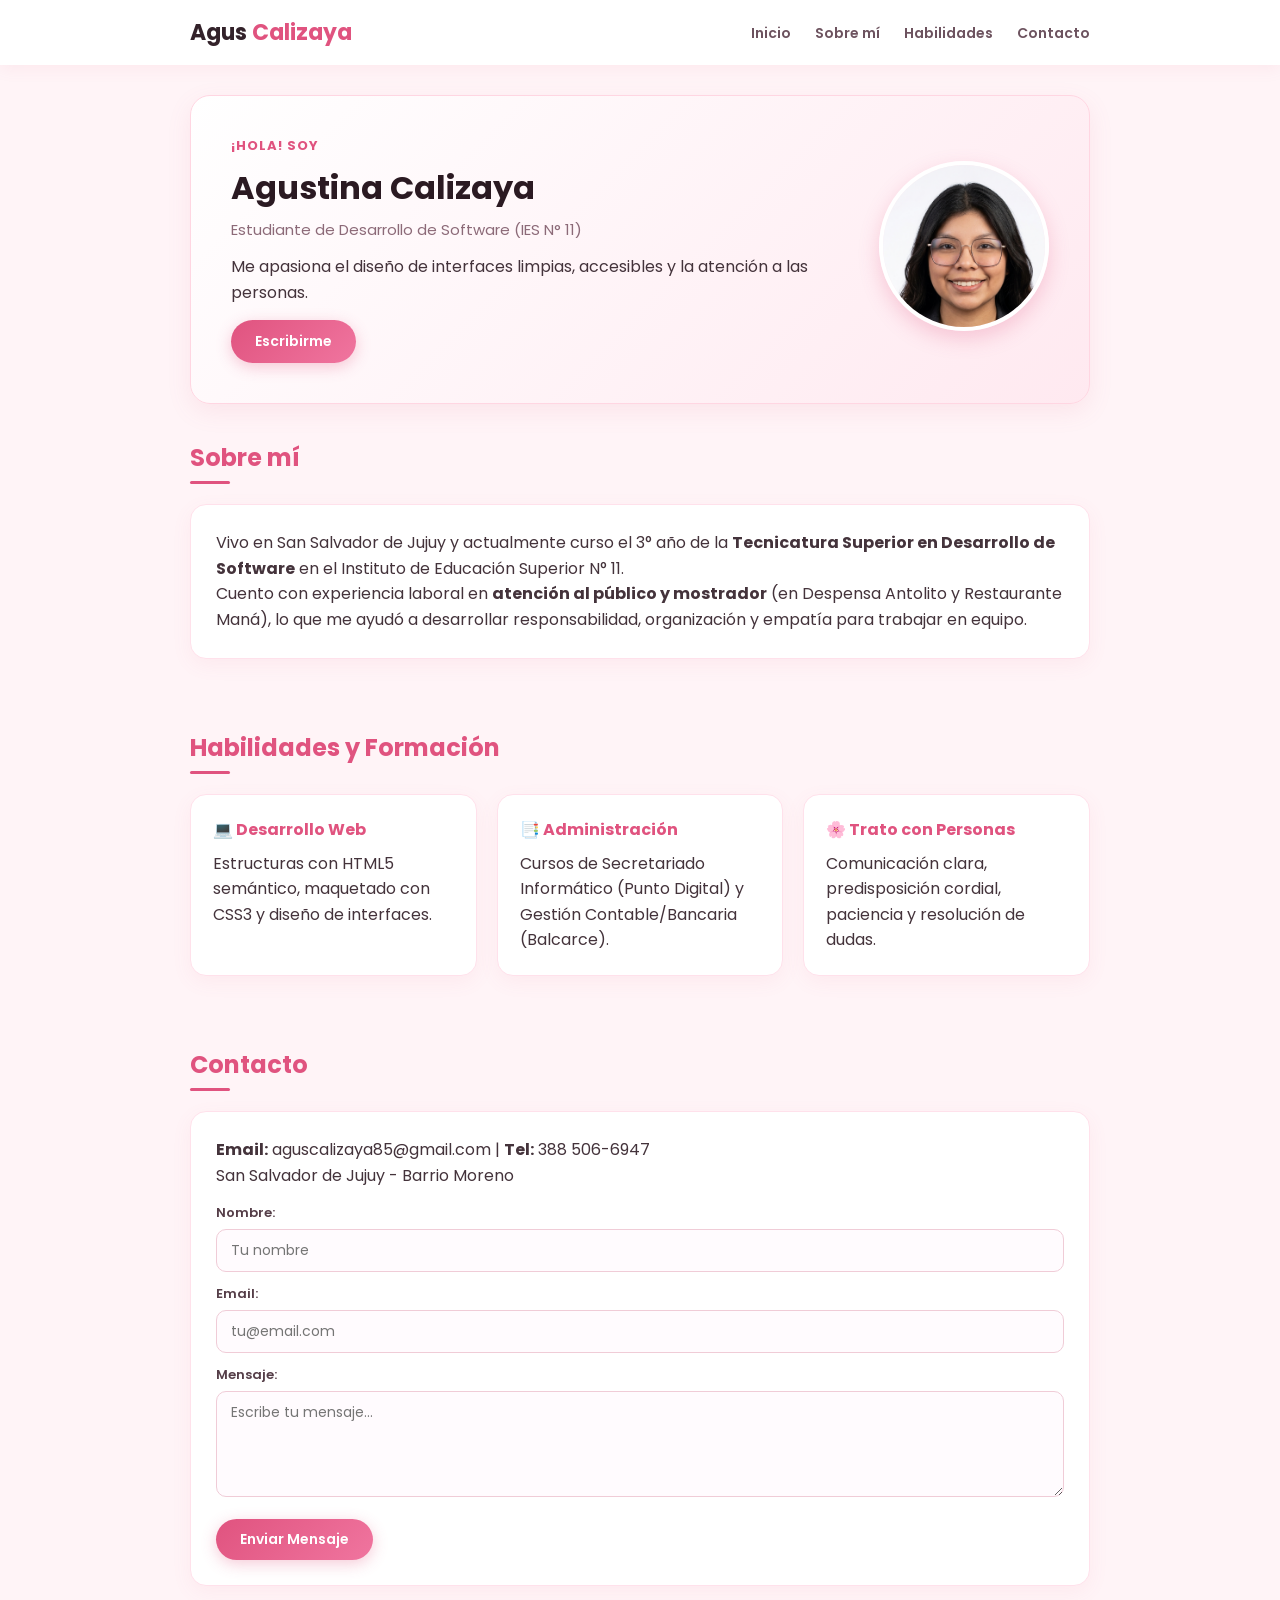
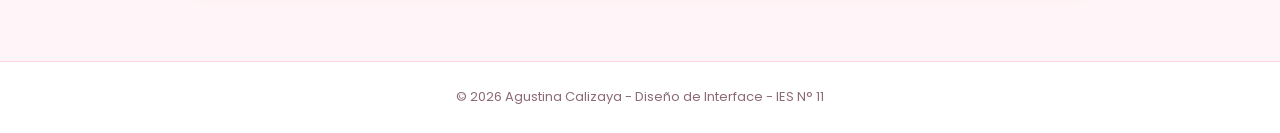
<file: TP2/index.html>
<!DOCTYPE html>
<html lang="es">
<head>
    <meta charset="UTF-8">
    <meta name="viewport" content="width=device-width, initial-scale=1.0">
    <title>Perfil - Agustina Calizaya</title>
    <link rel="stylesheet" href="estilos.css">
</head>
<body>

    <!-- Encabezado con logo y menú -->
    <header>
        <div class="contenedor">
            <h1 class="logo">Agus <span>Calizaya</span></h1>
            <nav>
                <a href="#inicio">Inicio</a>
                <a href="#sobre-mi">Sobre mí</a>
                <a href="#habilidades">Habilidades</a>
                <a href="#contacto">Contacto</a>
            </nav>
        </div>
    </header>

    <!-- Contenido principal -->
    <main class="contenedor">

        <!-- Sección 1: Presentación / Hero -->
        <section id="inicio" class="hero">
            <div class="hero-texto">
                <p class="saludo">¡Hola! Soy</p>
                <h2>Agustina Calizaya</h2>
                <p class="subtitulo">Estudiante de Desarrollo de Software (IES N° 11)</p>
                <p>Me apasiona el diseño de interfaces limpias, accesibles y la atención a las personas.</p>
                <a href="#contacto" class="btn">Escribirme</a>
            </div>
          <div class="hero-foto">
                <!-- Si está dentro de la carpeta 'imagenes': -->
                <img src="perfil.png" alt="Foto de perfil de Agustina Calizaya">
                <!-- Nota: Si tu imagen es .png, cámbiale la extensión a imagenes/perfil.png.
                     Si la pusiste suelta junto al index.html, usa src="perfil.jpg" -->
            </div>
        </section>

        <!-- Sección 2: Sobre mí -->
        <section id="sobre-mi" class="seccion">
            <h2>Sobre mí</h2>
            <div class="tarjeta">
                <p>
                    Vivo en San Salvador de Jujuy y actualmente curso el 3° año de la <strong>Tecnicatura Superior en Desarrollo de Software</strong> en el Instituto de Educación Superior N° 11.
                </p>
                <p>
                    Cuento con experiencia laboral en <strong>atención al público y mostrador</strong> (en Despensa Antolito y Restaurante Maná), lo que me ayudó a desarrollar responsabilidad, organización y empatía para trabajar en equipo.
                </p>
            </div>
        </section>

        <!-- Sección 3: Habilidades y Formación -->
        <section id="habilidades" class="seccion">
            <h2>Habilidades y Formación</h2>
            <div class="grilla-habilidades">
                <article class="tarjeta-corta">
                    <h3>💻 Desarrollo Web</h3>
                    <p>Estructuras con HTML5 semántico, maquetado con CSS3 y diseño de interfaces.</p>
                </article>

                <article class="tarjeta-corta">
                    <h3>📑 Administración</h3>
                    <p>Cursos de Secretariado Informático (Punto Digital) y Gestión Contable/Bancaria (Balcarce).</p>
                </article>

                <article class="tarjeta-corta">
                    <h3>🌸 Trato con Personas</h3>
                    <p>Comunicación clara, predisposición cordial, paciencia y resolución de dudas.</p>
                </article>
            </div>
        </section>

        <!-- Sección 4: Contacto con formulario simple -->
        <section id="contacto" class="seccion">
            <h2>Contacto</h2>
            <div class="contacto-caja">
                <p><strong>Email:</strong> aguscalizaya85@gmail.com | <strong>Tel:</strong> 388 506-6947</p>
                <p>San Salvador de Jujuy - Barrio Moreno</p>

                <form class="formulario">
                    <label for="nombre">Nombre:</label>
                    <input type="text" id="nombre" name="nombre" required placeholder="Tu nombre">

                    <label for="email">Email:</label>
                    <input type="email" id="email" name="email" required placeholder="tu@email.com">

                    <label for="mensaje">Mensaje:</label>
                    <textarea id="mensaje" name="mensaje" rows="4" required placeholder="Escribe tu mensaje..."></textarea>

                    <button type="submit" class="btn">Enviar Mensaje</button>
                </form>
            </div>
        </section>

    </main>

    <!-- Pie de página -->
    <footer>
        <p>&copy; 2026 Agustina Calizaya - Diseño de Interface - IES N° 11</p>
    </footer>

</body>
</html>
</file>
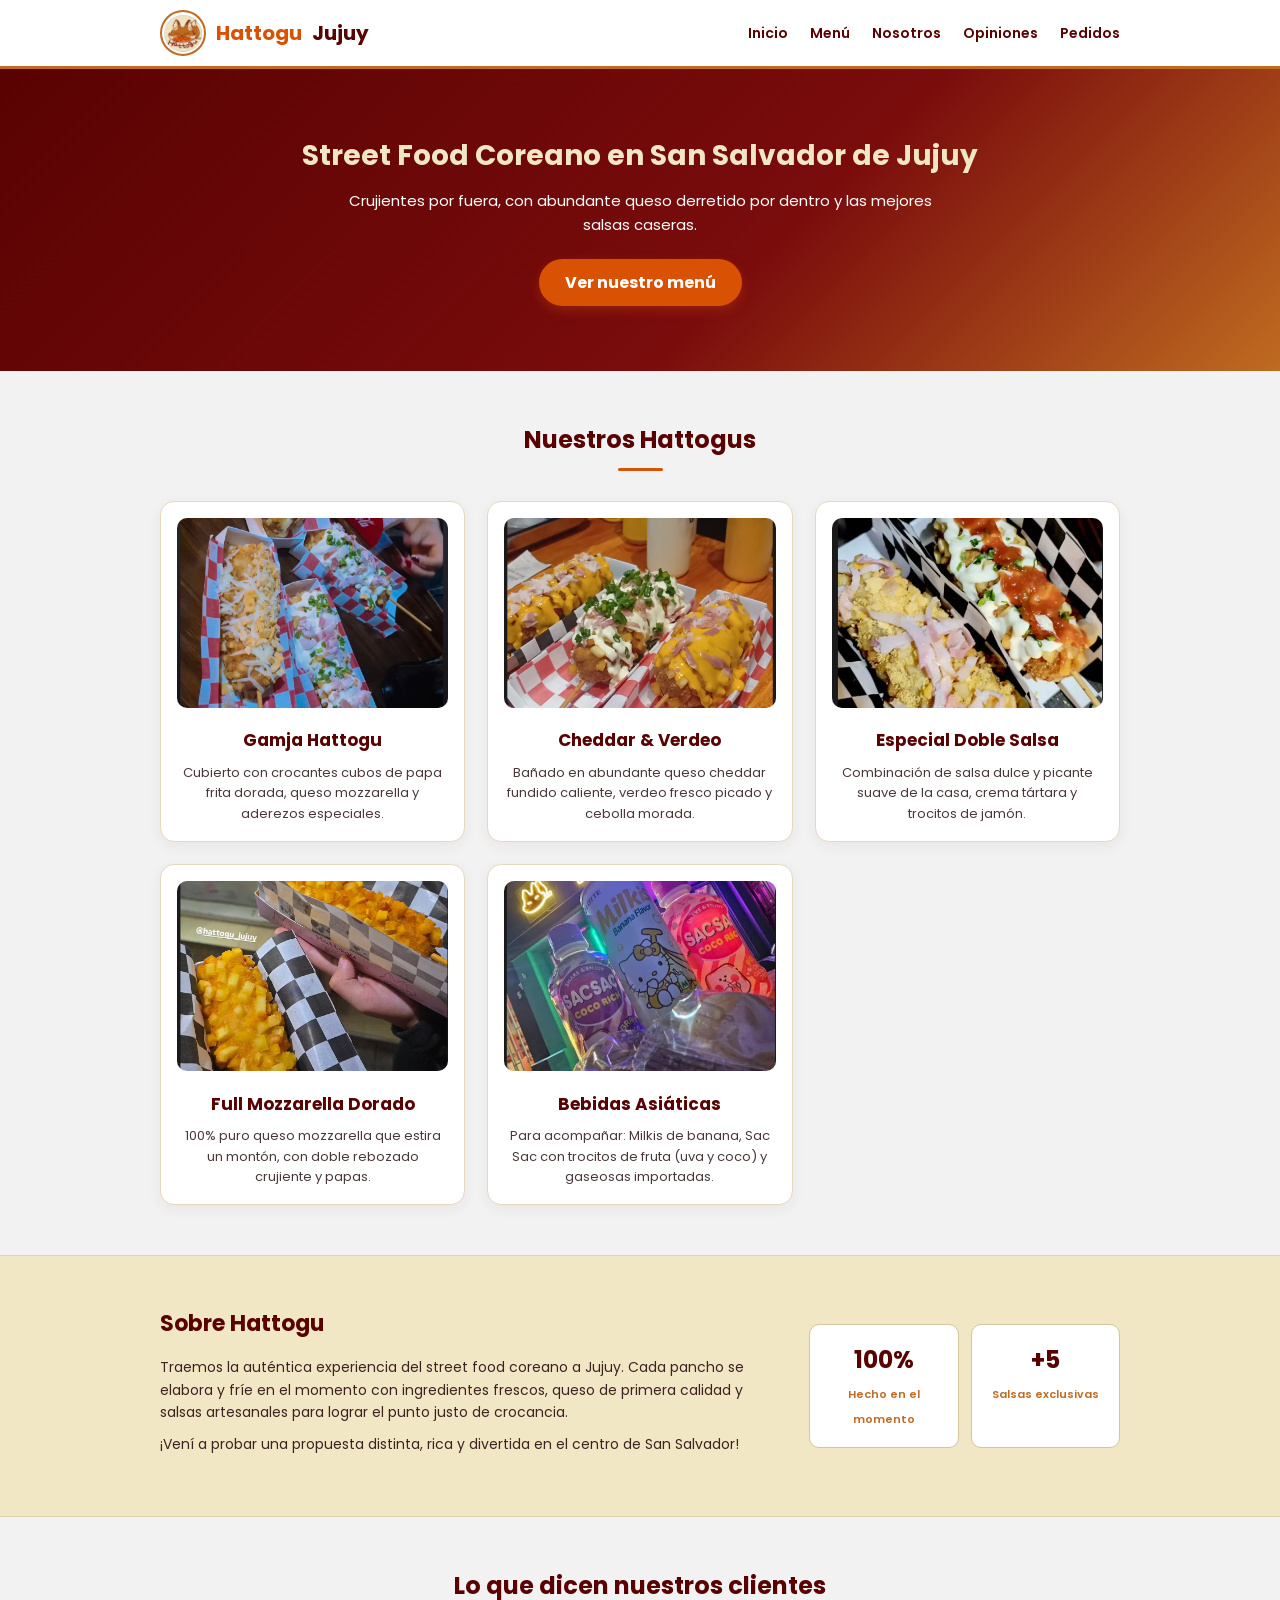
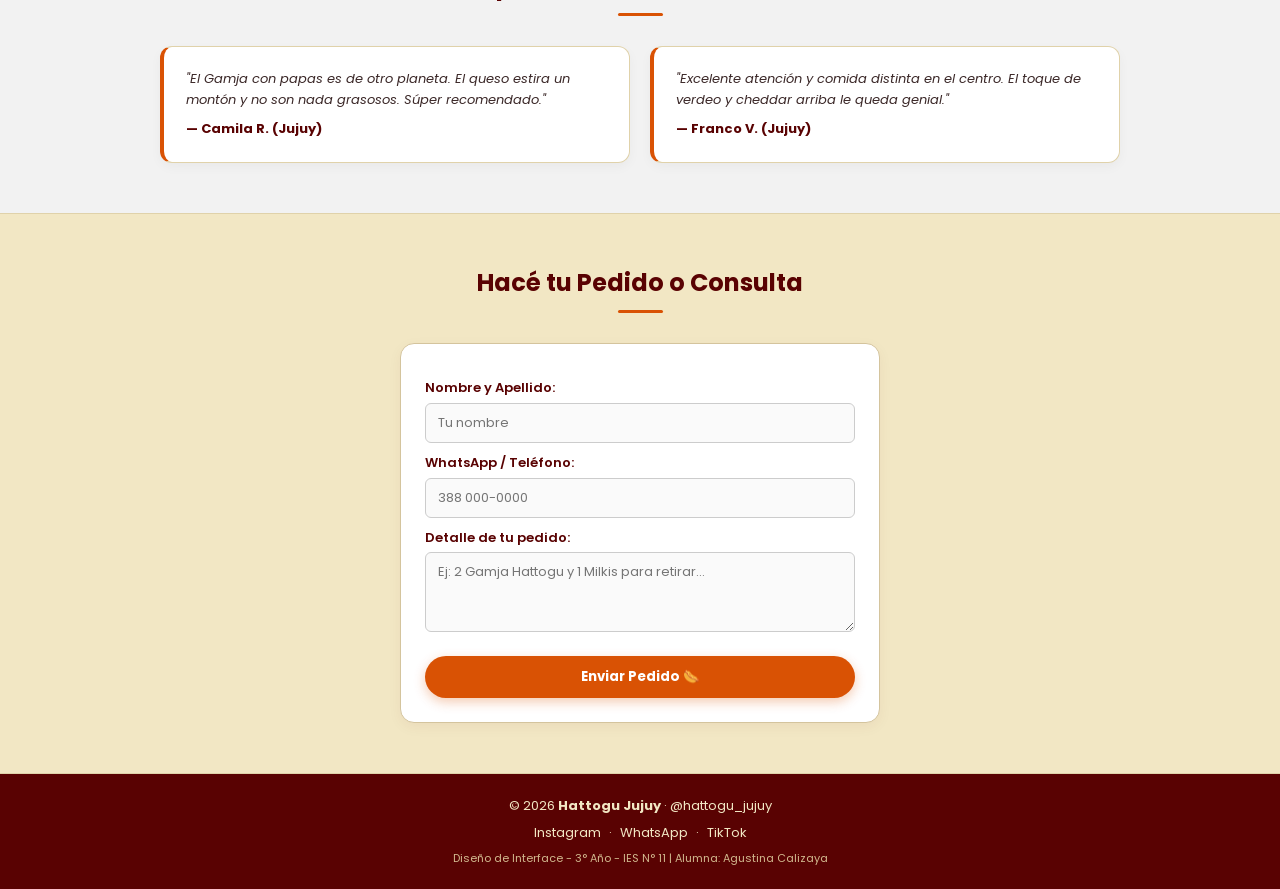
<file: TP3/index.html>
<!DOCTYPE html>
<html lang="es">
<head>
    <meta charset="UTF-8">
    <meta name="viewport" content="width=device-width, initial-scale=1.0">
    <title>Hattogu Jujuy - Panchos Coreanos Artesanales</title>
    <link rel="stylesheet" href="estilos.css">
</head>
<body>

    <!-- 1. HEADER -->
    <header>
        <div class="contenedor header-flex">
            <a href="#inicio" class="logo">
                <img src="LOGO.png" alt="Logo Hattogu" class="logo-img">
                <span>Hattogu</span> Jujuy
            </a>
            <nav>
                <a href="#inicio">Inicio</a>
                <a href="#menu">Menú</a>
                <a href="#nosotros">Nosotros</a>
                <a href="#testimonios">Opiniones</a>
                <a href="#contacto">Pedidos</a>
            </nav>
        </div>
    </header>

    <main>
        <!-- 2. HERO -->
        <section id="inicio" class="hero">
            <div class="contenedor">
                <h2>Street Food Coreano en San Salvador de Jujuy</h2>
                <p>Crujientes por fuera, con abundante queso derretido por dentro y las mejores salsas caseras.</p>
                <a href="#menu" class="btn">Ver nuestro menú</a>
            </div>
        </section>

        <!-- 3. MENU  -->
        <section id="menu" class="seccion">
            <div class="contenedor">
                <h2 class="titulo-seccion">Nuestros Hattogus</h2>
                <div class="grid-productos">
                    <!-- Plato 1 -->
                    <article class="tarjeta-producto">
                        <img src="COMIDA1.png" alt="Gamja Hattogu Clásico" class="tarjeta-img">
                        <h3>Gamja Hattogu</h3>
                        <p>Cubierto con crocantes cubos de papa frita dorada, queso mozzarella y aderezos especiales.</p>
                    </article>

                    <!-- Plato 2 -->
                    <article class="tarjeta-producto">
                        <img src="COMIDA2.png" alt="Hattogu Cheddar y Verdeo" class="tarjeta-img">
                        <h3>Cheddar & Verdeo</h3>
                        <p>Bañado en abundante queso cheddar fundido caliente, verdeo fresco picado y cebolla morada.</p>
                    </article>

                    <!-- Plato 3 -->
                    <article class="tarjeta-producto">
                        <img src="COMIDA3.png" alt="Hattogu Doble Salsa" class="tarjeta-img">
                        <h3>Especial Doble Salsa</h3>
                        <p>Combinación de salsa dulce y picante suave de la casa, crema tártara y trocitos de jamón.</p>
                    </article>

                    <!-- Plato 4 -->
                    <article class="tarjeta-producto">
                        <img src="COMIDA4.png" alt="Full Mozzarella" class="tarjeta-img">
                        <h3>Full Mozzarella Dorado</h3>
                        <p>100% puro queso mozzarella que estira un montón, con doble rebozado crujiente y papas.</p>
                    </article>

                    <!-- Plato 5 -->
                    <article class="tarjeta-producto">
                        <img src="COMIDA5.png" alt="Bebidas Coreanas Importadas" class="tarjeta-img">
                        <h3>Bebidas Asiáticas</h3>
                        <p>Para acompañar: Milkis de banana, Sac Sac con trocitos de fruta (uva y coco) y gaseosas importadas.</p>
                    </article>
                </div>
            </div>
        </section>

        <!-- 4. NOSOTROS -->
        <section id="nosotros" class="seccion fondo-crema">
            <div class="contenedor nosotros-flex">
                <div class="nosotros-texto">
                    <h2 class="titulo-izq">Sobre Hattogu</h2>
                    <p>
                        Traemos la auténtica experiencia del street food coreano a Jujuy. Cada pancho se elabora y fríe en el momento con ingredientes frescos, queso de primera calidad y salsas artesanales para lograr el punto justo de crocancia.
                    </p>
                    <p>
                        ¡Vení a probar una propuesta distinta, rica y divertida en el centro de San Salvador!
                    </p>
                </div>
                <div class="nosotros-datos">
                    <div class="caja-dato">
                        <strong>100%</strong>
                        <span>Hecho en el momento</span>
                    </div>
                    <div class="caja-dato">
                        <strong>+5</strong>
                        <span>Salsas exclusivas</span>
                    </div>
                </div>
            </div>
        </section>

        <!-- 5. TESTIMONIOS-->
        <section id="testimonios" class="seccion">
            <div class="contenedor">
                <h2 class="titulo-seccion">Lo que dicen nuestros clientes</h2>
                <div class="grid-testimonios">
                    <article class="tarjeta-testimonio">
                        <p>"El Gamja con papas es de otro planeta. El queso estira un montón y no son nada grasosos. Súper recomendado."</p>
                        <h4>— Camila R. (Jujuy)</h4>
                    </article>
                    <article class="tarjeta-testimonio">
                        <p>"Excelente atención y comida distinta en el centro. El toque de verdeo y cheddar arriba le queda genial."</p>
                        <h4>— Franco V. (Jujuy)</h4>
                    </article>
                </div>
            </div>
        </section>

        <!-- 6. CONTACTO / PEDIDOS -->
        <section id="contacto" class="seccion fondo-crema">
            <div class="contenedor">
                <h2 class="titulo-seccion">Hacé tu Pedido o Consulta</h2>
                <form class="formulario">
                    <label for="nombre">Nombre y Apellido:</label>
                    <input type="text" id="nombre" name="nombre" placeholder="Tu nombre" required>

                    <label for="telefono">WhatsApp / Teléfono:</label>
                    <input type="tel" id="telefono" name="telefono" placeholder="388 000-0000" required>

                    <label for="pedido">Detalle de tu pedido:</label>
                    <textarea id="pedido" name="pedido" rows="3" placeholder="Ej: 2 Gamja Hattogu y 1 Milkis para retirar..." required></textarea>

                    <button type="submit" class="btn btn-bloque">Enviar Pedido 🌭</button>
                </form>
            </div>
        </section>
    </main>

    <!-- 7. FOOTER -->
    <footer>
        <div class="contenedor footer-flex">
            <p>&copy; 2026 <strong>Hattogu Jujuy</strong> · @hattogu_jujuy</p>
            <div class="redes">
                <a href="#">Instagram</a> · <a href="#">WhatsApp</a> · <a href="#">TikTok</a>
            </div>
            <p class="sub-pie">Diseño de Interface - 3° Año - IES N° 11 | Alumna: Agustina Calizaya</p>
        </div>
    </footer>

</body>
</html>
</file>
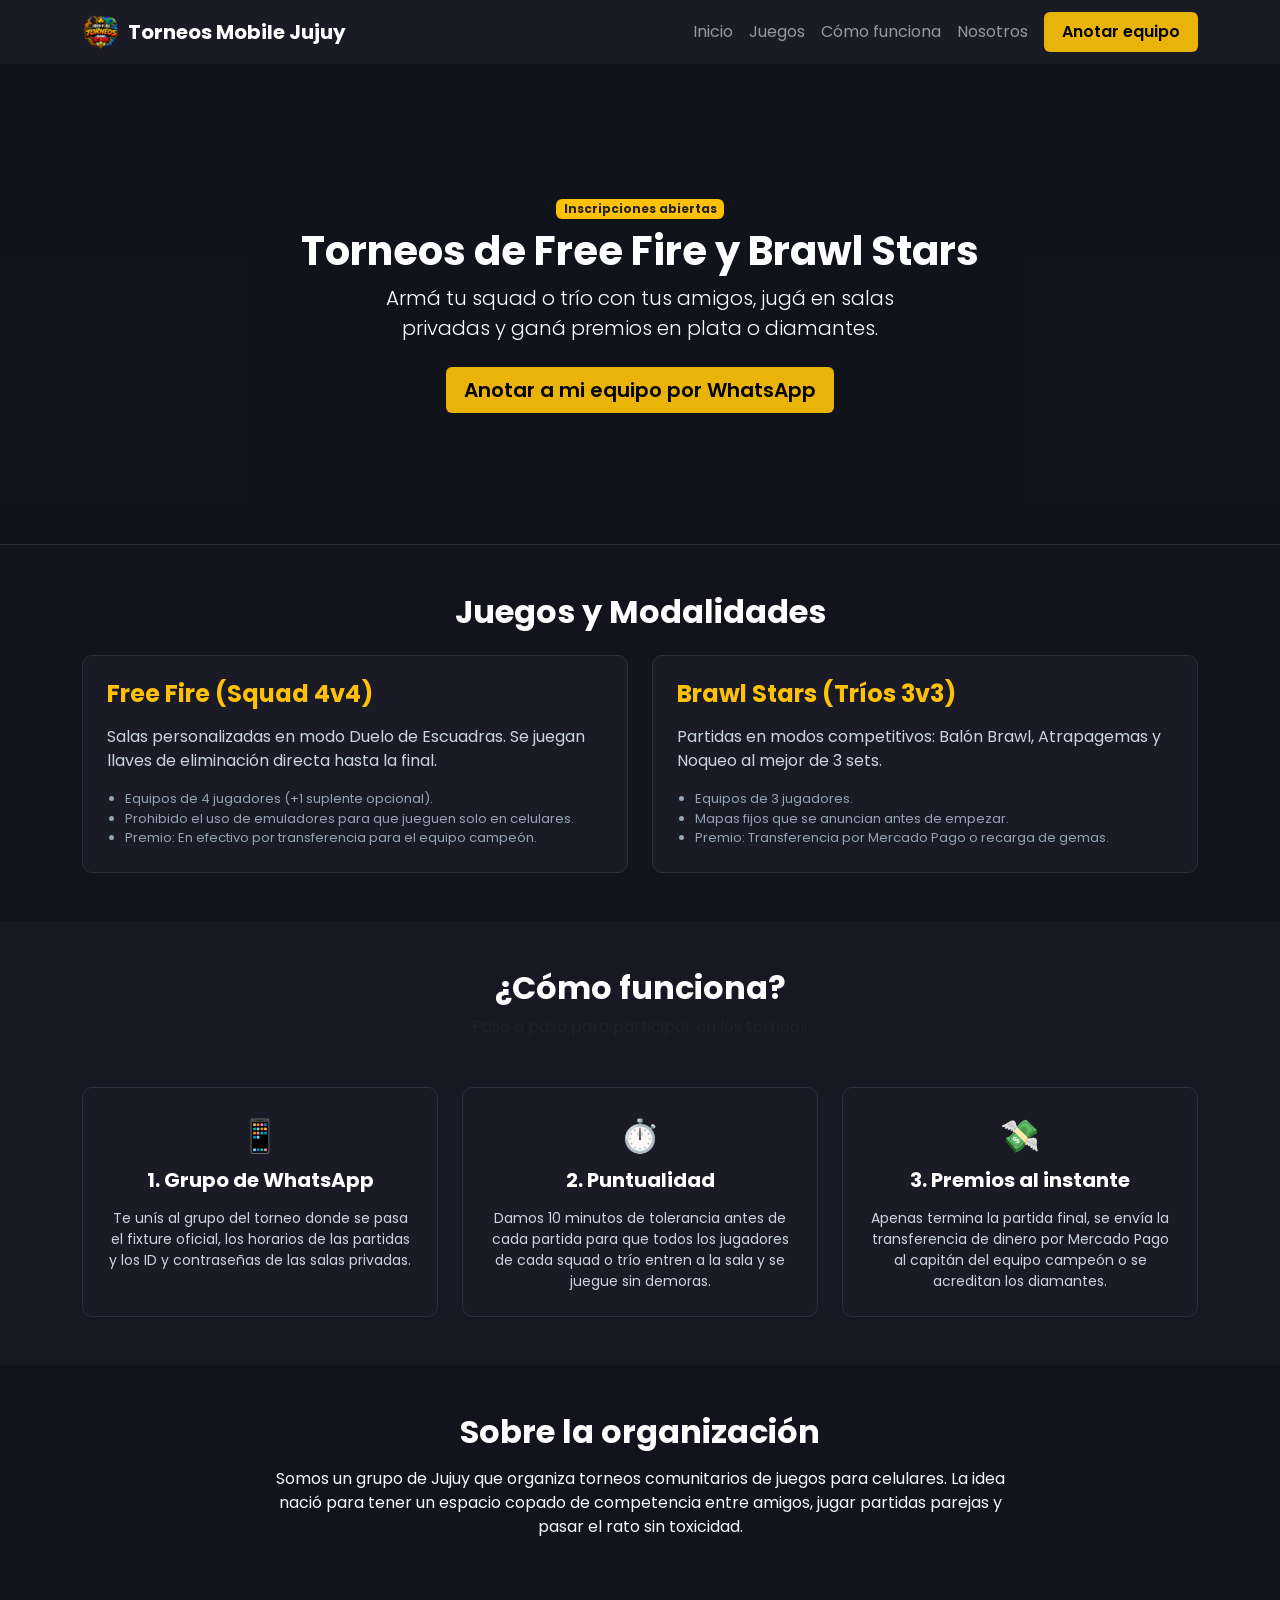
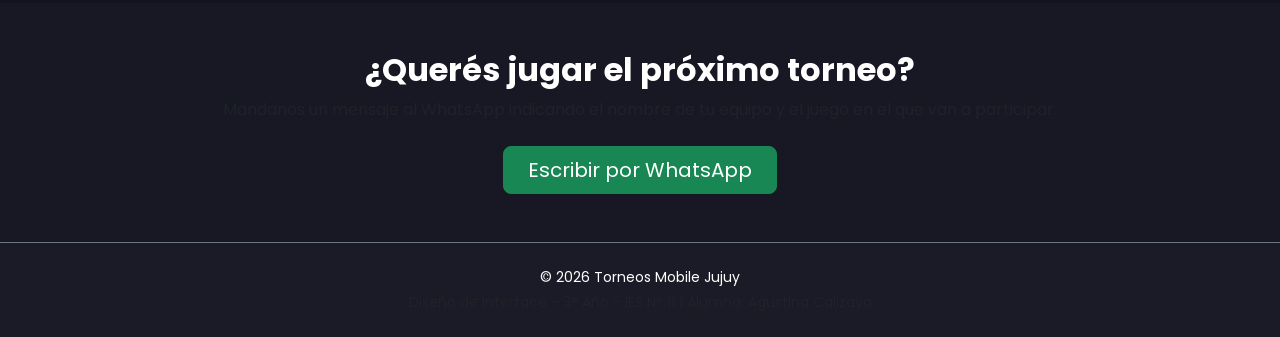
<file: TP4/index.html>
<!DOCTYPE html>
<html lang="es">
<head>
    <meta charset="UTF-8">
    <meta name="viewport" content="width=device-width, initial-scale=1.0">
    <title>Torneos Mobile Jujuy - Free Fire & Brawl Stars</title>
    <!-- Bootstrap 5 CSS por CDN -->
    <link href="https://cdn.jsdelivr.net/npm/bootstrap@5.3.3/dist/css/bootstrap.min.css" rel="stylesheet">
    <link rel="stylesheet" href="estilos.css">
</head>
<body>

    <!-- 1. HEADER: Barra fija con logo y menú -->
    <nav class="navbar navbar-expand-lg navbar-dark bg-oscuro fixed-top">
        <div class="container">
            <a class="navbar-brand d-flex align-items-center gap-2" href="#inicio">
                <img src="LOGO.png" alt="Logo" class="logo-img">
                <span class="fw-bold">Torneos Mobile Jujuy</span>
            </a>
            <button class="navbar-toggler" type="button" data-bs-toggle="collapse" data-bs-target="#menu">
                <span class="navbar-toggler-icon"></span>
            </button>
            <div class="collapse navbar-collapse justify-content-end" id="menu">
                <ul class="navbar-nav">
                    <li class="nav-item"><a class="nav-link" href="#inicio">Inicio</a></li>
                    <li class="nav-item"><a class="nav-link" href="#juegos">Juegos</a></li>
                    <li class="nav-item"><a class="nav-link" href="#como-funciona">Cómo funciona</a></li>
                    <li class="nav-item"><a class="nav-link" href="#nosotros">Nosotros</a></li>
                    <li class="nav-item"><a class="btn btn-amarillo ms-lg-2" href="#inscripcion">Anotar equipo</a></li>
                </ul>
            </div>
        </div>
    </nav>

    <!-- 2. HERO: Banner con video de fondo (INTRO.mp4) -->
    <header id="inicio" class="hero text-center text-white">
        <video autoplay muted loop playsinline class="video-fondo">
            <source src="INTRO.mp4" type="video/mp4">
        </video>
        <div class="hero-overlay"></div>

        <div class="container hero-contenido">
            <span class="badge bg-warning text-dark mb-2 fw-bold">Inscripciones abiertas</span>
            <h1 class="fw-bold">Torneos de Free Fire y Brawl Stars</h1>
            <p class="lead mx-auto mb-4">Armá tu squad o trío con tus amigos, jugá en salas privadas y ganá premios en plata o diamantes.</p>
            <a href="#inscripcion" class="btn btn-amarillo btn-lg">Anotar a mi equipo por WhatsApp</a>
        </div>
    </header>

    <main>
        <!-- 3. SECCIÓN JUEGOS: 2 columnas con tarjetas oscuras -->
        <section id="juegos" class="py-5">
            <div class="container">
                <h2 class="text-center fw-bold text-white mb-4">Juegos y Modalidades</h2>
                <div class="row g-4">
                    <div class="col-md-6">
                        <div class="card tarjeta-juego h-100 p-4">
                            <h3 class="h4 fw-bold text-warning">Free Fire (Squad 4v4)</h3>
                            <p>Salas personalizadas en modo Duelo de Escuadras. Se juegan llaves de eliminación directa hasta la final.</p>
                            <ul>
                                <li>Equipos de 4 jugadores (+1 suplente opcional).</li>
                                <li>Prohibido el uso de emuladores para que jueguen solo en celulares.</li>
                                <li>Premio: En efectivo por transferencia para el equipo campeón.</li>
                            </ul>
                        </div>
                    </div>

                    <div class="col-md-6">
                        <div class="card tarjeta-juego h-100 p-4">
                            <h3 class="h4 fw-bold text-warning">Brawl Stars (Tríos 3v3)</h3>
                            <p>Partidas en modos competitivos: Balón Brawl, Atrapagemas y Noqueo al mejor de 3 sets.</p>
                            <ul>
                                <li>Equipos de 3 jugadores.</li>
                                <li>Mapas fijos que se anuncian antes de empezar.</li>
                                <li>Premio: Transferencia por Mercado Pago o recarga de gemas.</li>
                            </ul>
                        </div>
                    </div>
                </div>
            </div>
        </section>

        <!-- 4. CÓMO FUNCIONA: 3 tarjetas con descripciones visibles -->
        <section id="como-funciona" class="py-5 bg-bloque">
            <div class="container">
                <div class="text-center mb-5">
                    <h2 class="fw-bold text-white">¿Cómo funciona?</h2>
                    <p class="text-muted">Paso a paso para participar en los torneos</p>
                </div>
                <div class="row g-4 text-center">
                    <div class="col-md-4">
                        <div class="card tarjeta-paso h-100 p-4">
                            <div class="icono mb-2">📱</div>
                            <h3 class="h5 fw-bold text-white">1. Grupo de WhatsApp</h3>
                            <p class="texto-descripcion">
                                Te unís al grupo del torneo donde se pasa el fixture oficial, los horarios de las partidas y los ID y contraseñas de las salas privadas.
                            </p>
                        </div>
                    </div>

                    <div class="col-md-4">
                        <div class="card tarjeta-paso h-100 p-4">
                            <div class="icono mb-2">⏱️</div>
                            <h3 class="h5 fw-bold text-white">2. Puntualidad</h3>
                            <p class="texto-descripcion">
                                Damos 10 minutos de tolerancia antes de cada partida para que todos los jugadores de cada squad o trío entren a la sala y se juegue sin demoras.
                            </p>
                        </div>
                    </div>

                    <div class="col-md-4">
                        <div class="card tarjeta-paso h-100 p-4">
                            <div class="icono mb-2">💸</div>
                            <h3 class="h5 fw-bold text-white">3. Premios al instante</h3>
                            <p class="texto-descripcion">
                                Apenas termina la partida final, se envía la transferencia de dinero por Mercado Pago al capitán del equipo campeón o se acreditan los diamantes.
                            </p>
                        </div>
                    </div>
                </div>
            </div>
        </section>

        <!-- 5. SOBRE NOSOTROS -->
        <section id="nosotros" class="py-5">
            <div class="container">
                <div class="row align-items-center g-4">
                    <div class="col-md-8 mx-auto text-center text-white">
                        <h2 class="fw-bold mb-3">Sobre la organización</h2>
                        <p class="text-light">
                            Somos un grupo de Jujuy que organiza torneos comunitarios de juegos para celulares. La idea nació para tener un espacio copado de competencia entre amigos, jugar partidas parejas y pasar el rato sin toxicidad.
                        </p>
                    </div>
                </div>
            </div>
        </section>

        <!-- 6. LLAMADO A LA ACCIÓN FINAL (CTA) -->
        <section id="inscripcion" class="py-5 bg-bloque text-center text-white">
            <div class="container">
                <h2 class="fw-bold mb-2">¿Querés jugar el próximo torneo?</h2>
                <p class="text-muted mb-4">Mandanos un mensaje al WhatsApp indicando el nombre de tu equipo y el juego en el que van a participar.</p>
                <a href="https://wa.me/5493885066947" target="_blank" class="btn btn-success btn-lg px-4">Escribir por WhatsApp</a>
            </div>
        </section>
    </main>

    <!-- 7. FOOTER -->
    <footer class="py-4 text-center text-muted bg-oscuro border-top border-secondary">
        <div class="container">
            <p class="mb-1 text-white small">&copy; 2026 Torneos Mobile Jujuy</p>
            <p class="mb-0 small">Diseño de Interface - 3° Año - IES N° 11 | Alumna: Agustina Calizaya</p>
        </div>
    </footer>

    <!-- Bootstrap 5 JS Bundle -->
    <script src="https://cdn.jsdelivr.net/npm/bootstrap@5.3.3/dist/js/bootstrap.bundle.min.js"></script>
</body>
</html>
</file>
<file: TP2/estilos.css>
/* Fuente moderna de Google Fonts (cambia por completo la estética) */
@import url('https://fonts.googleapis.com/css2?family=Poppins:wght@300;400;600;700&display=swap');

* {
    margin: 0;
    padding: 0;
    box-sizing: border-box;
    font-family: 'Poppins', sans-serif;
}

body {
    background-color: #fff4f7; /* Rosa cálido y limpio */
    color: #44333b;
    line-height: 1.6;
}

.contenedor {
    width: 90%;
    max-width: 900px;
    margin: 0 auto;
}

/* Encabezado */
header {
    background: #ffffff;
    box-shadow: 0 4px 15px rgba(220, 100, 130, 0.08);
    position: sticky;
    top: 0;
    z-index: 100;
    padding: 15px 0;
}

header .contenedor {
    display: flex;
    justify-content: space-between;
    align-items: center;
}

.logo {
    font-size: 22px;
    font-weight: 700;
    color: #33222a;
}

.logo span {
    color: #e0537f; /* Rosa principal */
}

nav a {
    text-decoration: none;
    color: #6d535f;
    margin-left: 20px;
    font-weight: 600;
    font-size: 14px;
    transition: color 0.3s;
}

nav a:hover {
    color: #e0537f;
}

/* Sección Hero / Presentación */
.hero {
    display: flex;
    align-items: center;
    justify-content: space-between;
    background: linear-gradient(135deg, #ffffff 0%, #ffe9f0 100%);
    padding: 40px;
    border-radius: 20px;
    margin-top: 30px;
    box-shadow: 0 8px 25px rgba(220, 100, 130, 0.1);
    border: 1px solid #ffd6e2;
    gap: 30px;
}

.hero-texto {
    flex: 1;
}

.saludo {
    color: #e0537f;
    font-weight: 700;
    text-transform: uppercase;
    font-size: 13px;
    letter-spacing: 1px;
}

.hero h2 {
    font-size: 32px;
    color: #2b1a22;
    margin: 5px 0;
}

.subtitulo {
    color: #8c6a78;
    font-size: 15px;
    margin-bottom: 12px;
}

/* Tu foto: centrada, sin cortar la cabeza y con relieve */
.hero-foto img {
    width: 170px;
    height: 170px;
    border-radius: 50%;
    object-fit: cover;
    object-position: center top; /* ➜ Mantiene tu rostro centrado */
    border: 4px solid #ffffff;
    box-shadow: 0 8px 20px rgba(224, 83, 127, 0.25);
}

/* Botones llamativos y elegantes */
.btn {
    display: inline-block;
    background: linear-gradient(135deg, #e0537f, #f0759f);
    color: #ffffff;
    padding: 10px 24px;
    border-radius: 25px;
    text-decoration: none;
    font-weight: 600;
    font-size: 14px;
    border: none;
    cursor: pointer;
    margin-top: 15px;
    box-shadow: 0 4px 15px rgba(224, 83, 127, 0.3);
    transition: all 0.3s;
}

.btn:hover {
    transform: translateY(-2px);
    box-shadow: 0 6px 20px rgba(224, 83, 127, 0.4);
}

/* Secciones y Tarjetas */
.seccion {
    padding: 35px 0;
}

.seccion h2 {
    color: #e0537f;
    font-size: 24px;
    margin-bottom: 20px;
    display: inline-block;
    position: relative;
}

.seccion h2::after {
    content: '';
    display: block;
    width: 40px;
    height: 3px;
    background: #e0537f;
    border-radius: 2px;
    margin-top: 4px;
}

.tarjeta, .contacto-caja {
    background: #ffffff;
    padding: 25px;
    border-radius: 16px;
    box-shadow: 0 6px 20px rgba(220, 100, 130, 0.07);
    border: 1px solid #ffe1eb;
}

/* Grilla de habilidades */
.grilla-habilidades {
    display: flex;
    gap: 20px;
}

.tarjeta-corta {
    flex: 1;
    background: #ffffff;
    padding: 22px;
    border-radius: 16px;
    border: 1px solid #ffe1eb;
    box-shadow: 0 6px 20px rgba(220, 100, 130, 0.07);
    transition: transform 0.3s;
}

.tarjeta-corta:hover {
    transform: translateY(-4px);
    border-color: #f7a8c1;
}

.tarjeta-corta h3 {
    color: #e0537f;
    font-size: 16px;
    margin-bottom: 8px;
}

/* Formulario */
.formulario {
    margin-top: 15px;
}

.formulario label {
    display: block;
    margin-top: 12px;
    font-weight: 600;
    font-size: 13px;
    color: #553e48;
}

.formulario input, .formulario textarea {
    width: 100%;
    padding: 10px 14px;
    margin-top: 5px;
    border: 1px solid #f0ccd7;
    border-radius: 10px;
    background: #fffbfe;
    outline: none;
    font-size: 14px;
    transition: all 0.3s;
}

.formulario input:focus, .formulario textarea:focus {
    border-color: #e0537f;
    box-shadow: 0 0 0 3px rgba(224, 83, 127, 0.15);
    background: #ffffff;
}

/* Pie de página */
footer {
    background: #ffffff;
    border-top: 1px solid #ffd6e2;
    text-align: center;
    padding: 25px 0;
    margin-top: 40px;
    color: #8c6a78;
    font-size: 13px;
}

/* ==========================================================================
   RESPONSIVE (CELULARES)
   ========================================================================== */
@media (max-width: 768px) {
    header .contenedor {
        flex-direction: column;
        gap: 12px;
    }

    nav a {
        margin: 0 8px;
    }

    .hero {
        flex-direction: column-reverse;
        text-align: center;
        padding: 25px;
    }

    .grilla-habilidades {
        flex-direction: column;
    }
}
</file>
<file: TP3/estilos.css>
/* Fuente moderna de Google Fonts */
@import url('https://fonts.googleapis.com/css2?family=Poppins:wght@300;400;600;700&display=swap');

/* ==========================================================================
   PALETA EXACTA SACADA CON ADOBE COLOR (HATTOGU)
   --crema: #F2E7C4
   --caramelo: #BF6B21
   --naranja: #D95204
   --bordo: #590202
   --blanco-fondo: #F2F2F2
   ========================================================================== */
* {
    margin: 0;
    padding: 0;
    box-sizing: border-box;
    font-family: 'Poppins', sans-serif;
}

body {
    background-color: #F2F2F2;
    color: #2b1a1a;
    line-height: 1.6;
}

.contenedor {
    width: 90%;
    max-width: 960px;
    margin: 0 auto;
}

/* 1. HEADER (FLEXBOX) */
header {
    background: #ffffff;
    border-bottom: 3px solid #BF6B21;
    position: sticky;
    top: 0;
    z-index: 100;
}

.header-flex {
    display: flex;
    justify-content: space-between;
    align-items: center;
    padding: 10px 0;
}

.logo {
    display: flex;
    align-items: center;
    gap: 10px;
    text-decoration: none;
    font-size: 20px;
    font-weight: 700;
    color: #590202;
}

/* Imagen del logo */
.logo-img {
    width: 46px;
    height: 46px;
    border-radius: 50%;
    object-fit: cover;
    border: 2px solid #BF6B21;
}

.logo span {
    color: #D95204;
}

nav a {
    text-decoration: none;
    color: #590202;
    margin-left: 18px;
    font-size: 14px;
    font-weight: 600;
    transition: color 0.3s;
}

nav a:hover {
    color: #D95204;
}

/* 2. HERO (BANNER) */
.hero {
    background: linear-gradient(135deg, #590202 0%, #7a0c0c 60%, #BF6B21 100%);
    color: #ffffff;
    padding: 65px 0;
    text-align: center;
}

.hero h2 {
    font-size: 28px;
    margin-bottom: 10px;
    color: #F2E7C4;
}

.hero p {
    font-size: 15px;
    color: #ffffff;
    max-width: 600px;
    margin: 0 auto 22px;
}

.btn {
    display: inline-block;
    background-color: #D95204;
    color: #ffffff;
    padding: 11px 26px;
    border-radius: 25px;
    text-decoration: none;
    font-weight: 700;
    border: none;
    cursor: pointer;
    box-shadow: 0 4px 12px rgba(217, 82, 4, 0.3);
    transition: all 0.3s;
}

.btn:hover {
    background-color: #BF6B21;
    transform: translateY(-2px);
}

/* 3. SECCIONES GENERALES */
.seccion {
    padding: 50px 0;
}

.fondo-crema {
    background-color: #F2E7C4;
    border-top: 1px solid #e0d2aa;
    border-bottom: 1px solid #e0d2aa;
}

.titulo-seccion {
    text-align: center;
    color: #590202;
    font-size: 24px;
    margin-bottom: 30px;
}

.titulo-seccion::after {
    content: '';
    display: block;
    width: 45px;
    height: 3px;
    background-color: #D95204;
    margin: 8px auto 0;
    border-radius: 2px;
}

.titulo-izq {
    color: #590202;
    margin-bottom: 15px;
    font-size: 22px;
}

/* 4. PRODUCTOS (CSS GRID AUTO-ADAPTABLE) */
.grid-productos {
    display: grid;
    grid-template-columns: repeat(auto-fit, minmax(250px, 1fr));
    gap: 22px;
}

.tarjeta-producto {
    background: #ffffff;
    padding: 16px;
    border-radius: 14px;
    border: 1px solid #e5d8be;
    text-align: center;
    box-shadow: 0 4px 14px rgba(89, 2, 2, 0.06);
    transition: transform 0.3s, border-color 0.3s;
}

.tarjeta-producto:hover {
    transform: translateY(-4px);
    border-color: #D95204;
}

/* Fotos de la comida: todas del mismo tamaño sin deformarse */
.tarjeta-img {
    width: 100%;
    height: 190px;
    object-fit: cover;
    border-radius: 10px;
    margin-bottom: 12px;
}

.tarjeta-producto h3 {
    font-size: 17px;
    color: #590202;
    margin-bottom: 8px;
}

.tarjeta-producto p {
    font-size: 13px;
    color: #4a3838;
}

/* 5. NOSOTROS*/
.nosotros-flex {
    display: flex;
    gap: 28px;
    align-items: center;
}

.nosotros-texto {
    flex: 2;
}

.nosotros-texto p {
    margin-bottom: 10px;
    font-size: 14px;
    color: #3d2222;
}

.nosotros-datos {
    flex: 1;
    display: flex;
    gap: 12px;
}

.caja-dato {
    flex: 1;
    background: #ffffff;
    padding: 16px 10px;
    text-align: center;
    border-radius: 10px;
    border: 1px solid #d4c49d;
}

.caja-dato strong {
    display: block;
    font-size: 24px;
    color: #590202;
}

.caja-dato span {
    font-size: 11px;
    color: #BF6B21;
    font-weight: 600;
}

/* 6. TESTIMONIOS */
.grid-testimonios {
    display: grid;
    grid-template-columns: repeat(2, 1fr);
    gap: 20px;
}

.tarjeta-testimonio {
    background: #ffffff;
    padding: 22px;
    border-radius: 12px;
    border-left: 4px solid #D95204;
    border-top: 1px solid #e0d2aa;
    border-right: 1px solid #e0d2aa;
    border-bottom: 1px solid #e0d2aa;
    box-shadow: 0 4px 12px rgba(0,0,0,0.04);
}

.tarjeta-testimonio p {
    font-style: italic;
    font-size: 13px;
    margin-bottom: 8px;
    color: #3b2828;
}

.tarjeta-testimonio h4 {
    color: #590202;
    font-size: 13px;
}

/* 7. FORMULARIO DE PEDIDOS */
.formulario {
    max-width: 480px;
    margin: 0 auto;
    background: #ffffff;
    padding: 24px;
    border-radius: 14px;
    border: 1px solid #d4c49d;
    box-shadow: 0 4px 14px rgba(89, 2, 2, 0.05);
}

.formulario label {
    display: block;
    font-size: 13px;
    font-weight: 600;
    margin-top: 10px;
    color: #590202;
}

.formulario input,
.formulario textarea {
    width: 100%;
    padding: 9px 12px;
    margin-top: 4px;
    border: 1px solid #ccc;
    border-radius: 6px;
    font-size: 13px;
    background: #fafafa;
    outline: none;
}

.formulario input:focus,
.formulario textarea:focus {
    border-color: #D95204;
    box-shadow: 0 0 0 3px rgba(217, 82, 4, 0.15);
}

.btn-bloque {
    width: 100%;
    margin-top: 16px;
}

/* 8. FOOTER */
footer {
    background: #590202;
    color: #F2E7C4;
    padding: 22px 0;
    text-align: center;
    font-size: 13px;
}

.footer-flex {
    display: flex;
    flex-direction: column;
    gap: 6px;
}

.redes a {
    color: #F2E7C4;
    text-decoration: none;
    margin: 0 5px;
}

.redes a:hover {
    color: #D95204;
}

.sub-pie {
    font-size: 11px;
    color: #d1b88e;
}

/* (RESPONSIVE)
/* TABLET (hasta 768px) */
@media (max-width: 768px) {
    .header-flex {
        flex-direction: column;
        gap: 10px;
    }
    nav a {
        margin: 0 8px;
    }
    .nosotros-flex {
        flex-direction: column;
    }
}

/* CELULAR (hasta 576px) */
@media (max-width: 576px) {
    nav {
        display: flex;
        flex-wrap: wrap;
        justify-content: center;
        gap: 6px;
    }
    .hero h2 {
        font-size: 22px;
    }
    .grid-productos,
    .grid-testimonios {
        grid-template-columns: 1fr;
    }
    .nosotros-datos {
        flex-direction: column;
    }
}
</file>
<file: TP4/estilos.css>
@import url('https://fonts.googleapis.com/css2?family=Poppins:wght@400;600;700&display=swap');

* {
    font-family: 'Poppins', sans-serif;
}

body {
    background-color: #12131c; /* Fondo general oscuro */
    color: #e2e8f0;
    padding-top: 65px; /* Espacio para el navbar fijo */
}

/* Colores de fondo para alternar secciones */
.bg-oscuro {
    background-color: #1a1b26 !important;
}

.bg-bloque {
    background-color: #171824;
}

/* Logo */
.logo-img {
    width: 38px;
    height: 38px;
    border-radius: 50%;
    object-fit: cover;
}

/* Botón amarillo destacado */
.btn-amarillo {
    background-color: #eab308;
    color: #000;
    font-weight: 600;
    border: none;
    border-radius: 6px;
    padding: 8px 18px;
}

.btn-amarillo:hover {
    background-color: #ca8a04;
    color: #000;
}

/* Hero con video de fondo */
.hero {
    position: relative;
    overflow: hidden;
    min-height: 480px;
    display: flex;
    align-items: center;
    justify-content: center;
    border-bottom: 1px solid #2d2e42;
    padding: 70px 0;
}

.video-fondo {
    position: absolute;
    top: 50%;
    left: 50%;
    transform: translate(-50%, -50%);
    min-width: 100%;
    min-height: 100%;
    width: auto;
    height: auto;
    object-fit: cover;
    z-index: 1;
}

.hero-overlay {
    position: absolute;
    top: 0;
    left: 0;
    width: 100%;
    height: 100%;
    background-color: rgba(18, 19, 28, 0.7); /* Oscurece el video para que el texto resalte */
    z-index: 2;
}

.hero-contenido {
    position: relative;
    z-index: 3;
}

.hero-contenido p {
    max-width: 580px;
}

/* Forzar que las tarjetas sean oscuras (anula el blanco por defecto de Bootstrap) */
.card, .tarjeta-juego, .tarjeta-paso {
    background-color: #1a1b26 !important;
    border: 1px solid #2d2e42 !important;
    border-radius: 10px;
}

/* Textos dentro de las tarjetas */
.tarjeta-juego p {
    color: #cbd5e1 !important;
    margin-top: 8px;
}

.tarjeta-juego ul {
    color: #94a3b8 !important;
    padding-left: 18px;
    margin-bottom: 0;
    font-size: 13px;
}

.texto-descripcion {
    color: #cbd5e1 !important;
    font-size: 14px;
    margin-top: 8px;
    margin-bottom: 0;
}

.icono {
    font-size: 32px;
}
</file>
